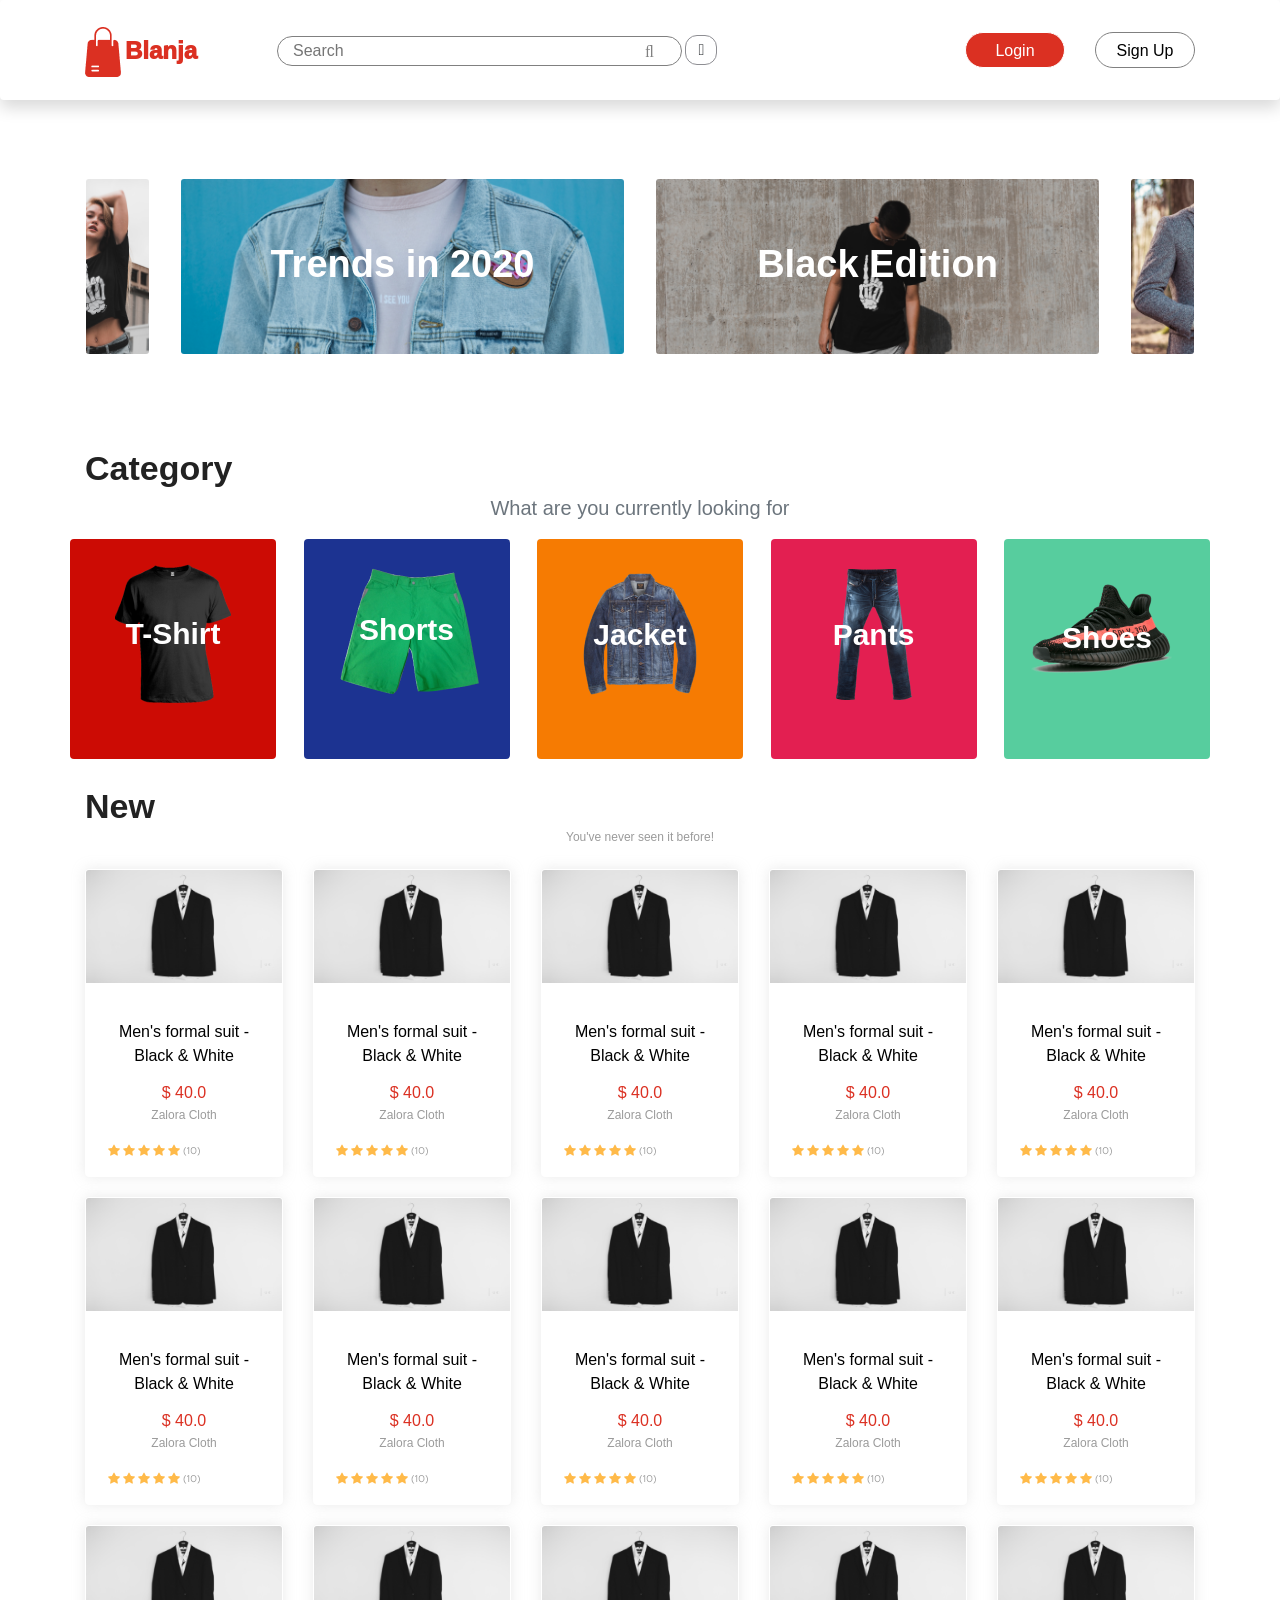
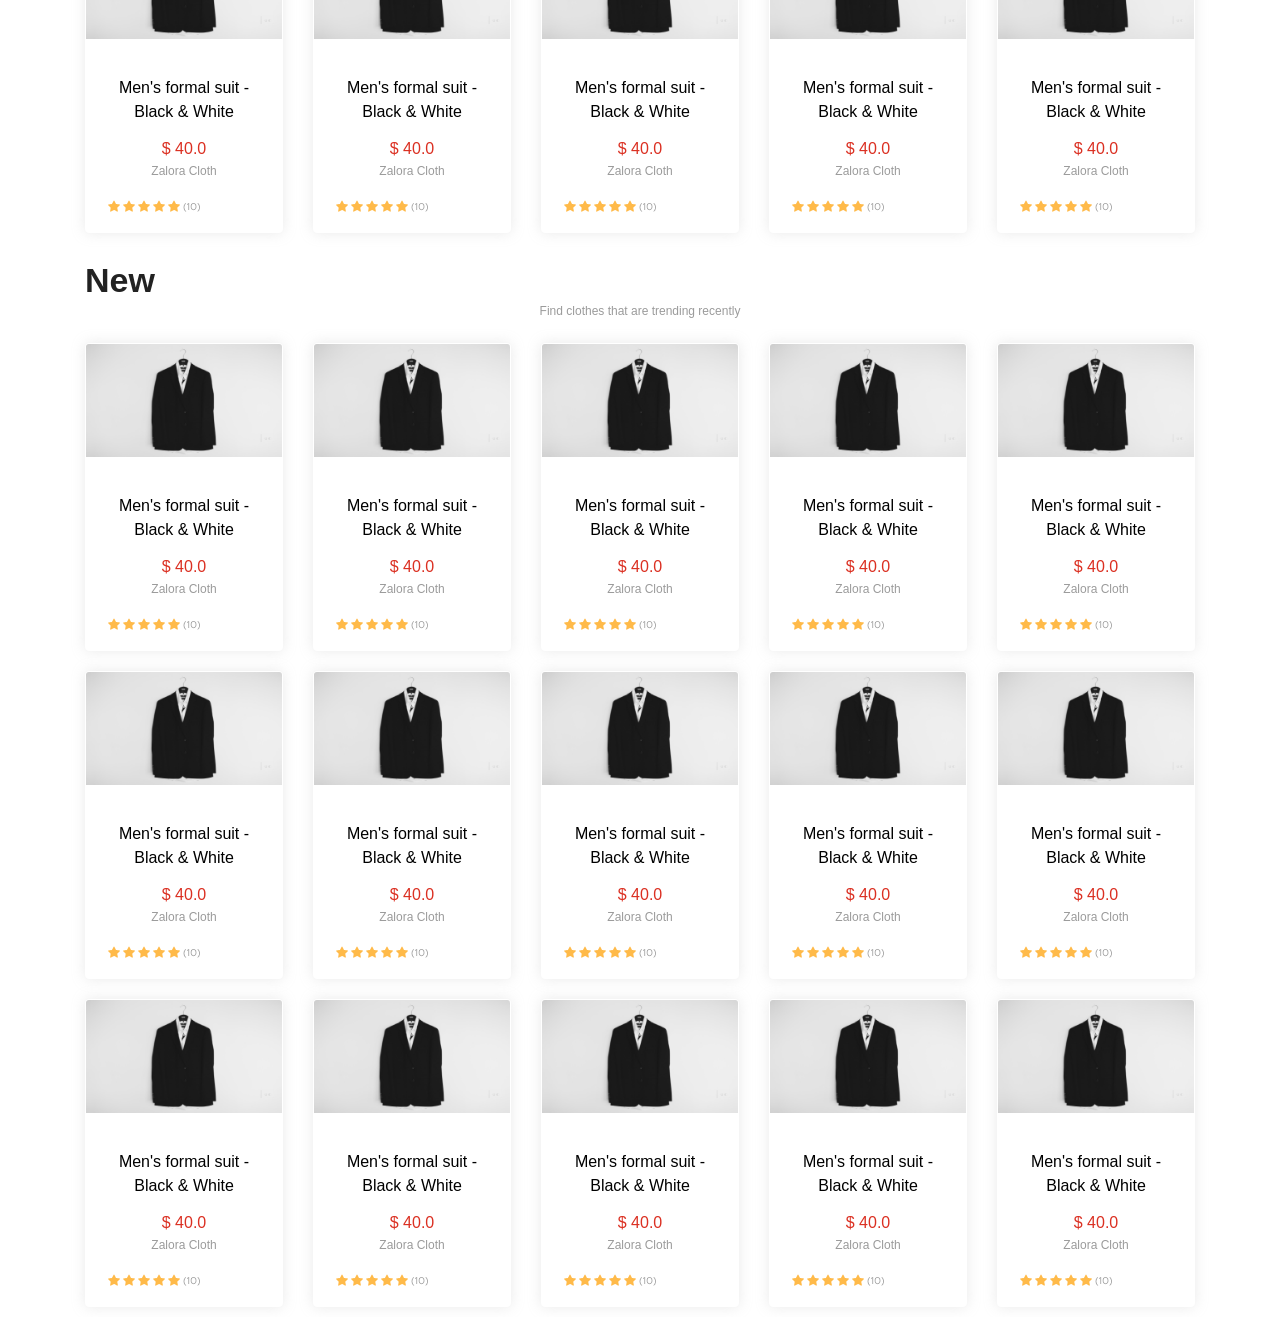
<file: index.html>
<!doctype html>
<html lang="en">
  <head>
    <!-- Required meta tags -->
    <meta charset="utf-8">
    <meta name="viewport" content="width=device-width, initial-scale=1, shrink-to-fit=no">

    <!-- Bootstrap CSS -->
    <link rel="stylesheet" href="https://cdn.jsdelivr.net/npm/bootstrap@4.5.3/dist/css/bootstrap.min.css" integrity="sha384-TX8t27EcRE3e/ihU7zmQxVncDAy5uIKz4rEkgIXeMed4M0jlfIDPvg6uqKI2xXr2" crossorigin="anonymous">
    <!-- CSS Style -->
    <link rel="stylesheet" href="assets/style.css">
    <!-- Icon -->
    <link rel="stylesheet" href="https://pro.fontawesome.com/releases/v5.10.0/css/all.css" integrity="sha384-AYmEC3Yw5cVb3ZcuHtOA93w35dYTsvhLPVnYs9eStHfGJvOvKxVfELGroGkvsg+p" crossorigin="anonymous" />
    <title>Home page</title>
  </head>
  <body>
    <!---------------------------------- Navbar ---------------------------->
    <div class="shadow p-3 mb-5 bg-white rounded">
        <nav class="navbar navbar-expand-lg navbar-light bg-white">
            <div class="container">
                <div class="logo-brand">
                    <img src="assets/img/Vector.png" alt="logo-shop">
                    <h1>Blanja</h1>
                </div>
            <button class="navbar-toggler" type="button" data-toggle="collapse" data-target="#navbarSupportedContent" aria-controls="navbarSupportedContent" aria-expanded="false" aria-label="Toggle navigation">
                <span class="navbar-toggler-icon"></span>
            </button>
            <div class="collapse navbar-collapse" id="navbarSupportedContent">
                <div class="form-input">
                    <input type="text" name="" id="search" placeholder="Search">
                    <button class="btn my-2 my-sm-2 far fa-search icon" type="submit"></button>
                </div>
                <button class="btn my-2 my-sm-0 fal fa-filter filter" type="submit"></button>
                <div class="navbar-nav ml-auto"></div>
                    <div class="shopping">
                        <button class="btn my-2 my-sm-2 my-md-2 far fa-shopping-cart" id="shopping" type="submit"></button>
                    </div>
                    <div class="login">
                        <button type="submit" class="btn-login btn my-2 my-sm-2"><a href="login.html" style="text-decoration: none; color: white;">Login</a></button>
                    </div>
                    <div class="signup">
                        <button type="submit" class="btn-signup btn my-2 my-sm-2"><a href="signup.html" style="text-decoration: none; color: black;">Sign Up</a></button>
                    </div>
                </div>
            </div>
        </nav>
    </div>
    
    <div class="container">
      <div class="row">
        <div class="col-lg-1 d-lg-block d-none image-1">
          <img src="assets/img/img-4.png" alt="" class="img-fluid rounded" style="height: 177px;">
        </div>
        <div class="col-lg-5 col-md-6 col-sm-auto image-2">
          <img src="assets/img/img-1.png" alt="" class="img-fluid rounded">
          <h3>Trends in 2020</h3>
        </div>
        <div class="col-lg-5 col-md-6 col-sm-auto image-3">  
          <img src="assets/img/img-5.png" alt="" class="img-fluid rounded">
          <h3>Black Edition</h3>
        </div>
        <div class="col-lg-1 d-lg-block d-none image-4">
          <img src="assets/img/img-3.png" alt="" class="img-fluid rounded" style="height: 177px;">
        </div>
      </div>
    </div>
    <!------------------------ Category Title ---------------------->
    <div class="container">
        <div class="title-category">
                <h3>Category</h3>
                <p class="lead text-muted">What are you currently looking for</p>
            <div class="row row-cols-5 d-flex justify-content-between">
                <div class="col col-md-auto col-12 rounded box brand-category">
                    <img src="assets/img/hiclipart-15.png" alt="" class="fluid mx-auto d-block">
                    <h3>T-Shirt</h3>
                </div>
                <div class="col col-md-auto col-12 rounded box brand-category-1">
                    <img src="assets/img/hiclipart-21.png" alt="" class="fluid mx-auto d-block">
                    <h3>Shorts</h3>
                </div>
                <div class="col col-md-auto col-12 rounded box brand-category-2">
                    <img src="assets/img/hiclipart-22.png" alt="" class="fluid mx-auto d-block">
                    <h3>Jacket</h3>
                </div>
                <div class="col col-md-auto col-12 rounded box brand-category-3">
                    <img src="assets/img/hiclipart-26.png" alt="" class="fluid mx-auto d-block">
                    <h3>Pants</h3>
                </div>
                <div class="col col-md-auto col-12 rounded box brand-category-4">
                    <img src="assets/img/hiclipart-34.png" alt="" class="fluid mx-auto d-block">
                    <h3>Shoes</h3>
                </div>
            </div>
        </div>
    </div>
        <!------------------------- Product New ------------------------------>
    <div class="container">
        <div class="new-product">
            <h3 class="title-new-product">New</h3>
            <p class="text-new-product">You've never seen it before!</>
        <div class="row">
            <!-- Baris Pertama 1 - 5 -->
            <div class="col col-md-auto col-12">
                <div class="card rounded">
                    <img src="assets/img/img-2.png" class="card-img-top" alt="Product">
                    <div class="card-body">
                    <h5 class="card-product">Men's formal suit - Black & White</h5>
                    <h5 class="card-price">$ 40.0</h5>
                    <p class="card-brand">Zalora Cloth</p>
                    <img src="assets/img/Rating 5 stars.png" alt="" class="rating-img">
                    </div>
                </div>
            </div>
            <div class="col col-md-auto col-12">
                <div class="card rounded">
                    <img src="assets/img/img-2.png" class="card-img-top" alt="Product">
                    <div class="card-body">
                    <h5 class="card-product">Men's formal suit - Black & White</h5>
                    <h5 class="card-price">$ 40.0</h5>
                    <p class="card-brand">Zalora Cloth</p>
                    <img src="assets/img/Rating 5 stars.png" alt="" class="rating-img">
                    </div>
                </div>
            </div>
            <div class="col col-md-auto col-12">
                <div class="card rounded">
                    <img src="assets/img/img-2.png" class="card-img-top" alt="Product">
                    <div class="card-body">
                    <h5 class="card-product">Men's formal suit - Black & White</h5>
                    <h5 class="card-price">$ 40.0</h5>
                    <p class="card-brand">Zalora Cloth</p>
                    <img src="assets/img/Rating 5 stars.png" alt="" class="rating-img">
                    </div>
                </div>
            </div>
            <div class="col col-md-auto col-12">
                <div class="card rounded">
                    <img src="assets/img/img-2.png" class="card-img-top" alt="Product">
                    <div class="card-body">
                    <h5 class="card-product">Men's formal suit - Black & White</h5>
                    <h5 class="card-price">$ 40.0</h5>
                    <p class="card-brand">Zalora Cloth</p>
                    <img src="assets/img/Rating 5 stars.png" alt="" class="rating-img">
                    </div>
                </div>
            </div>
            <div class="col col-md-auto col-12">
                <div class="card rounded">
                    <img src="assets/img/img-2.png" class="card-img-top" alt="Product">
                    <div class="card-body">
                    <h5 class="card-product">Men's formal suit - Black & White</h5>
                    <h5 class="card-price">$ 40.0</h5>
                    <p class="card-brand">Zalora Cloth</p>
                    <img src="assets/img/Rating 5 stars.png" alt="" class="rating-img">
                    </div>
                </div>
            </div>
                            <!------ Baris Pertama 5 - 10 -->
            <div class="col col-md-auto col-12">
                <div class="card rounded">
                    <img src="assets/img/img-2.png" class="card-img-top" alt="Product">
                    <div class="card-body">
                    <h5 class="card-product">Men's formal suit - Black & White</h5>
                    <h5 class="card-price">$ 40.0</h5>
                    <p class="card-brand">Zalora Cloth</p>
                    <img src="assets/img/Rating 5 stars.png" alt="" class="rating-img">
                    </div>
                </div>
            </div>
            <div class="col col-md-auto col-12">
                <div class="card rounded">
                    <img src="assets/img/img-2.png" class="card-img-top" alt="Product">
                    <div class="card-body">
                    <h5 class="card-product">Men's formal suit - Black & White</h5>
                    <h5 class="card-price">$ 40.0</h5>
                    <p class="card-brand">Zalora Cloth</p>
                    <img src="assets/img/Rating 5 stars.png" alt="" class="rating-img">
                    </div>
                </div>
            </div>
            <div class="col col-md-auto col-12">
                <div class="card rounded">
                    <img src="assets/img/img-2.png" class="card-img-top" alt="Product">
                    <div class="card-body">
                    <h5 class="card-product">Men's formal suit - Black & White</h5>
                    <h5 class="card-price">$ 40.0</h5>
                    <p class="card-brand">Zalora Cloth</p>
                    <img src="assets/img/Rating 5 stars.png" alt="" class="rating-img">
                    </div>
                </div>
            </div>
            <div class="col col-md-auto col-12">
                <div class="card rounded">
                    <img src="assets/img/img-2.png" class="card-img-top" alt="Product">
                    <div class="card-body">
                    <h5 class="card-product">Men's formal suit - Black & White</h5>
                    <h5 class="card-price">$ 40.0</h5>
                    <p class="card-brand">Zalora Cloth</p>
                    <img src="assets/img/Rating 5 stars.png" alt="" class="rating-img">
                    </div>
                </div>
            </div>
            <div class="col col-md-auto col-12">
                <div class="card rounded">
                    <img src="assets/img/img-2.png" class="card-img-top" alt="Product">
                    <div class="card-body">
                    <h5 class="card-product">Men's formal suit - Black & White</h5>
                    <h5 class="card-price">$ 40.0</h5>
                    <p class="card-brand">Zalora Cloth</p>
                    <img src="assets/img/Rating 5 stars.png" alt="" class="rating-img">
                    </div>
                </div>
            </div>
                <!------------------------ Baris Pertama 10 - 15 ------------------------>
            <div class="col col-md-auto col-12">
                <div class="card rounded">
                    <img src="assets/img/img-2.png" class="card-img-top" alt="Product">
                    <div class="card-body">
                    <h5 class="card-product">Men's formal suit - Black & White</h5>
                    <h5 class="card-price">$ 40.0</h5>
                    <p class="card-brand">Zalora Cloth</p>
                    <img src="assets/img/Rating 5 stars.png" alt="" class="rating-img">
                    </div>
                </div>
            </div>
            <div class="col col-md-auto col-12">
                <div class="card rounded">
                    <img src="assets/img/img-2.png" class="card-img-top" alt="Product">
                    <div class="card-body">
                    <h5 class="card-product">Men's formal suit - Black & White</h5>
                    <h5 class="card-price">$ 40.0</h5>
                    <p class="card-brand">Zalora Cloth</p>
                    <img src="assets/img/Rating 5 stars.png" alt="" class="rating-img">
                    </div>
                </div>
            </div>
            <div class="col col-md-auto col-12">
                <div class="card rounded">
                    <img src="assets/img/img-2.png" class="card-img-top" alt="Product">
                    <div class="card-body">
                    <h5 class="card-product">Men's formal suit - Black & White</h5>
                    <h5 class="card-price">$ 40.0</h5>
                    <p class="card-brand">Zalora Cloth</p>
                    <img src="assets/img/Rating 5 stars.png" alt="" class="rating-img">
                    </div>
                </div>
            </div>
            <div class="col col-md-auto col-12">
                <div class="card rounded">
                    <img src="assets/img/img-2.png" class="card-img-top" alt="Product">
                    <div class="card-body">
                    <h5 class="card-product">Men's formal suit - Black & White</h5>
                    <h5 class="card-price">$ 40.0</h5>
                    <p class="card-brand">Zalora Cloth</p>
                    <img src="assets/img/Rating 5 stars.png" alt="" class="rating-img">
                    </div>
                </div>
            </div>
            <div class="col col-md-auto col-12">
                <div class="card rounded">
                    <img src="assets/img/img-2.png" class="card-img-top" alt="Product">
                    <div class="card-body">
                    <h5 class="card-product">Men's formal suit - Black & White</h5>
                    <h5 class="card-price">$ 40.0</h5>
                    <p class="card-brand">Zalora Cloth</p>
                    <img src="assets/img/Rating 5 stars.png" alt="" class="rating-img">
                    </div>
                </div>
            </div>
            </div>
        </div>
    </div>
        <!-------------------------- Popular Product  ------------------------->
        <div class="container">
            <div class="popular-product">
                <h3 class="title-popular-product">New</h3>
                <p class="text-popular-product">Find clothes that are trending recently</>
            <div class="row">
                <!-- Baris Pertama 1 - 5 -->
                <div class="col col-md-auto col-12">
                    <div class="card rounded">
                        <img src="assets/img/img-2.png" class="card-img-top" alt="Product">
                        <div class="card-body">
                        <h5 class="card-product">Men's formal suit - Black & White</h5>
                        <h5 class="card-price">$ 40.0</h5>
                        <p class="card-brand">Zalora Cloth</p>
                        <img src="assets/img/Rating 5 stars.png" alt="" class="rating-img">
                        </div>
                    </div>
                </div>
                <div class="col col-md-auto col-12">
                    <div class="card rounded">
                        <img src="assets/img/img-2.png" class="card-img-top" alt="Product">
                        <div class="card-body">
                        <h5 class="card-product">Men's formal suit - Black & White</h5>
                        <h5 class="card-price">$ 40.0</h5>
                        <p class="card-brand">Zalora Cloth</p>
                        <img src="assets/img/Rating 5 stars.png" alt="" class="rating-img">
                        </div>
                    </div>
                </div>
                <div class="col col-md-auto col-12">
                    <div class="card rounded">
                        <img src="assets/img/img-2.png" class="card-img-top" alt="Product">
                        <div class="card-body">
                        <h5 class="card-product">Men's formal suit - Black & White</h5>
                        <h5 class="card-price">$ 40.0</h5>
                        <p class="card-brand">Zalora Cloth</p>
                        <img src="assets/img/Rating 5 stars.png" alt="" class="rating-img">
                        </div>
                    </div>
                </div>
                <div class="col col-md-auto col-12">
                    <div class="card rounded">
                        <img src="assets/img/img-2.png" class="card-img-top" alt="Product">
                        <div class="card-body">
                        <h5 class="card-product">Men's formal suit - Black & White</h5>
                        <h5 class="card-price">$ 40.0</h5>
                        <p class="card-brand">Zalora Cloth</p>
                        <img src="assets/img/Rating 5 stars.png" alt="" class="rating-img">
                        </div>
                    </div>
                </div>
                <div class="col col-md-auto col-12">
                    <div class="card rounded">
                        <img src="assets/img/img-2.png" class="card-img-top" alt="Product">
                        <div class="card-body">
                        <h5 class="card-product">Men's formal suit - Black & White</h5>
                        <h5 class="card-price">$ 40.0</h5>
                        <p class="card-brand">Zalora Cloth</p>
                        <img src="assets/img/Rating 5 stars.png" alt="" class="rating-img">
                        </div>
                    </div>
                </div>
                                <!------ Baris Pertama 5 - 10 -->
                <div class="col col-md-auto col-12">
                    <div class="card rounded">
                        <img src="assets/img/img-2.png" class="card-img-top" alt="Product">
                        <div class="card-body">
                        <h5 class="card-product">Men's formal suit - Black & White</h5>
                        <h5 class="card-price">$ 40.0</h5>
                        <p class="card-brand">Zalora Cloth</p>
                        <img src="assets/img/Rating 5 stars.png" alt="" class="rating-img">
                        </div>
                    </div>
                </div>
                <div class="col col-md-auto col-12">
                    <div class="card rounded">
                        <img src="assets/img/img-2.png" class="card-img-top" alt="Product">
                        <div class="card-body">
                        <h5 class="card-product">Men's formal suit - Black & White</h5>
                        <h5 class="card-price">$ 40.0</h5>
                        <p class="card-brand">Zalora Cloth</p>
                        <img src="assets/img/Rating 5 stars.png" alt="" class="rating-img">
                        </div>
                    </div>
                </div>
                <div class="col col-md-auto col-12">
                    <div class="card rounded">
                        <img src="assets/img/img-2.png" class="card-img-top" alt="Product">
                        <div class="card-body">
                        <h5 class="card-product">Men's formal suit - Black & White</h5>
                        <h5 class="card-price">$ 40.0</h5>
                        <p class="card-brand">Zalora Cloth</p>
                        <img src="assets/img/Rating 5 stars.png" alt="" class="rating-img">
                        </div>
                    </div>
                </div>
                <div class="col col-md-auto col-12">
                    <div class="card rounded">
                        <img src="assets/img/img-2.png" class="card-img-top" alt="Product">
                        <div class="card-body">
                        <h5 class="card-product">Men's formal suit - Black & White</h5>
                        <h5 class="card-price">$ 40.0</h5>
                        <p class="card-brand">Zalora Cloth</p>
                        <img src="assets/img/Rating 5 stars.png" alt="" class="rating-img">
                        </div>
                    </div>
                </div>
                <div class="col col-md-auto col-12">
                    <div class="card rounded">
                        <img src="assets/img/img-2.png" class="card-img-top" alt="Product">
                        <div class="card-body">
                        <h5 class="card-product">Men's formal suit - Black & White</h5>
                        <h5 class="card-price">$ 40.0</h5>
                        <p class="card-brand">Zalora Cloth</p>
                        <img src="assets/img/Rating 5 stars.png" alt="" class="rating-img">
                        </div>
                    </div>
                </div>
                    <!------------------------ Baris Pertama 10 - 15 ------------------------>
                <div class="col col-md-auto col-12">
                    <div class="card rounded">
                        <img src="assets/img/img-2.png" class="card-img-top" alt="Product">
                        <div class="card-body">
                        <h5 class="card-product">Men's formal suit - Black & White</h5>
                        <h5 class="card-price">$ 40.0</h5>
                        <p class="card-brand">Zalora Cloth</p>
                        <img src="assets/img/Rating 5 stars.png" alt="" class="rating-img">
                        </div>
                    </div>
                </div>
                <div class="col col-md-auto col-12">
                    <div class="card rounded">
                        <img src="assets/img/img-2.png" class="card-img-top" alt="Product">
                        <div class="card-body">
                        <h5 class="card-product">Men's formal suit - Black & White</h5>
                        <h5 class="card-price">$ 40.0</h5>
                        <p class="card-brand">Zalora Cloth</p>
                        <img src="assets/img/Rating 5 stars.png" alt="" class="rating-img">
                        </div>
                    </div>
                </div>
                <div class="col col-md-auto col-12">
                    <div class="card rounded">
                        <img src="assets/img/img-2.png" class="card-img-top" alt="Product">
                        <div class="card-body">
                        <h5 class="card-product">Men's formal suit - Black & White</h5>
                        <h5 class="card-price">$ 40.0</h5>
                        <p class="card-brand">Zalora Cloth</p>
                        <img src="assets/img/Rating 5 stars.png" alt="" class="rating-img">
                        </div>
                    </div>
                </div>
                <div class="col col-md-auto col-12">
                    <div class="card rounded">
                        <img src="assets/img/img-2.png" class="card-img-top" alt="Product">
                        <div class="card-body">
                        <h5 class="card-product">Men's formal suit - Black & White</h5>
                        <h5 class="card-price">$ 40.0</h5>
                        <p class="card-brand">Zalora Cloth</p>
                        <img src="assets/img/Rating 5 stars.png" alt="" class="rating-img">
                        </div>
                    </div>
                </div>
                <div class="col col-md-auto col-12">
                    <div class="card rounded">
                        <img src="assets/img/img-2.png" class="card-img-top" alt="Product">
                        <div class="card-body">
                        <h5 class="card-product">Men's formal suit - Black & White</h5>
                        <h5 class="card-price">$ 40.0</h5>
                        <p class="card-brand">Zalora Cloth</p>
                        <img src="assets/img/Rating 5 stars.png" alt="" class="rating-img">
                        </div>
                    </div>
                </div>
                </div>
            </div>
        </div>

    <!-- Optional JavaScript; choose one of the two! -->

    <!-- Option 1: jQuery and Bootstrap Bundle (includes Popper) -->
    <script src="https://code.jquery.com/jquery-3.5.1.slim.min.js" integrity="sha384-DfXdz2htPH0lsSSs5nCTpuj/zy4C+OGpamoFVy38MVBnE+IbbVYUew+OrCXaRkfj" crossorigin="anonymous"></script>
    <script src="https://cdn.jsdelivr.net/npm/bootstrap@4.5.3/dist/js/bootstrap.bundle.min.js" integrity="sha384-ho+j7jyWK8fNQe+A12Hb8AhRq26LrZ/JpcUGGOn+Y7RsweNrtN/tE3MoK7ZeZDyx" crossorigin="anonymous"></script>

    <!-- Option 2: jQuery, Popper.js, and Bootstrap JS
    <script src="https://code.jquery.com/jquery-3.5.1.slim.min.js" integrity="sha384-DfXdz2htPH0lsSSs5nCTpuj/zy4C+OGpamoFVy38MVBnE+IbbVYUew+OrCXaRkfj" crossorigin="anonymous"></script>
    <script src="https://cdn.jsdelivr.net/npm/popper.js@1.16.1/dist/umd/popper.min.js" integrity="sha384-9/reFTGAW83EW2RDu2S0VKaIzap3H66lZH81PoYlFhbGU+6BZp6G7niu735Sk7lN" crossorigin="anonymous"></script>
    <script src="https://cdn.jsdelivr.net/npm/bootstrap@4.5.3/dist/js/bootstrap.min.js" integrity="sha384-w1Q4orYjBQndcko6MimVbzY0tgp4pWB4lZ7lr30WKz0vr/aWKhXdBNmNb5D92v7s" crossorigin="anonymous"></script>
    -->
  </body>
</html>
</file>
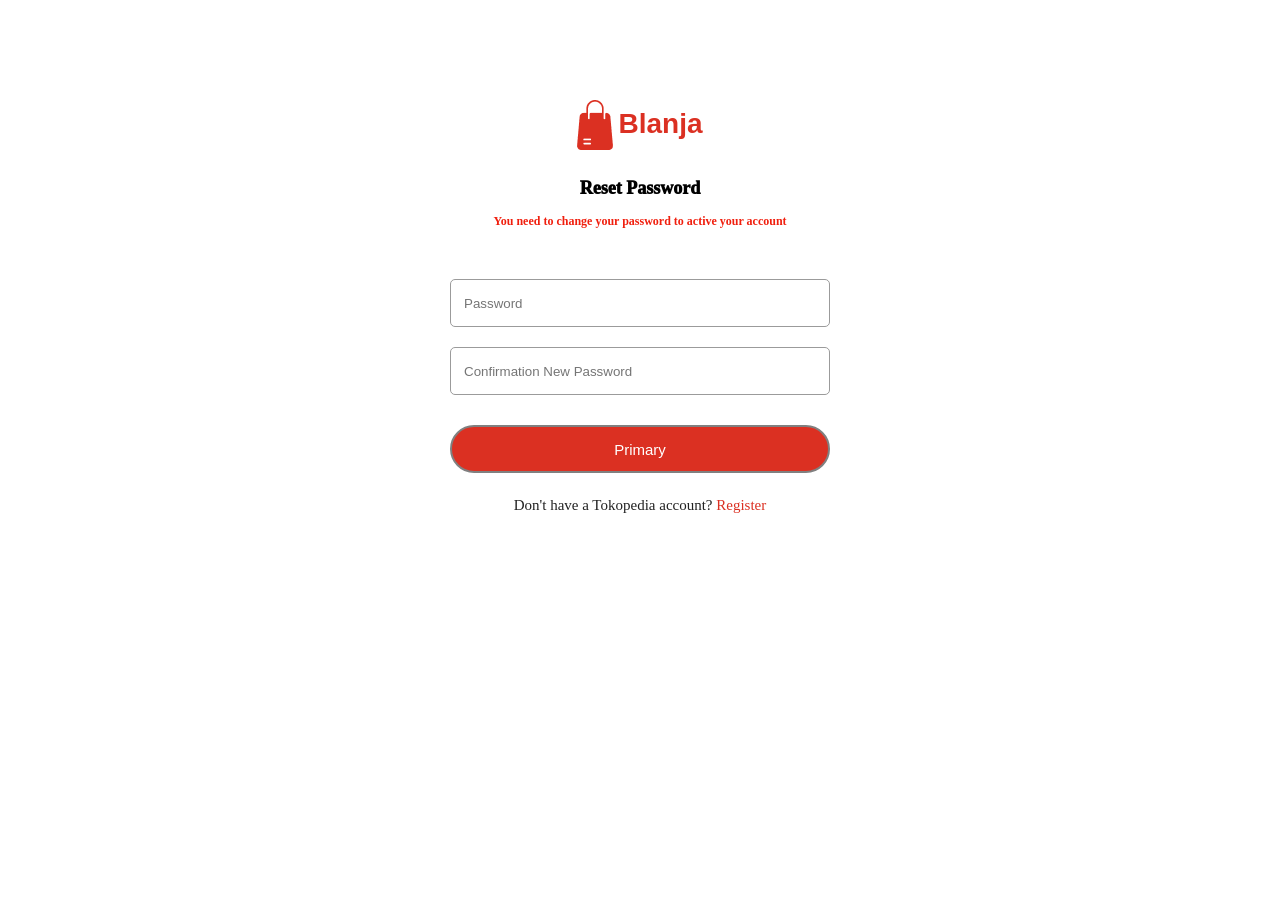
<file: konfirmasi-password.html>
<!DOCTYPE html>
<html lang="en">
<head>
    <meta charset="UTF-8">
    <meta name="viewport" content="width=device-width, initial-scale=1.0">
    <title>Konfirmasi Reset Password</title>
    <link rel="stylesheet" href="assets/style.css">
</head>
<body>
    <section>
        <div id="logo">
            <div class="logo-shop">
                <img src="assets/img/Vector.png" alt="logo-shop">
            </div>
            <div class="logo-text">
                <p>Blanja</p>
            </div>
        </div>
        <h4>Reset Password</h4>
        <h5>You need to change your password to active your account</h5>
        <form action="">
            <input type="password" name="password" id="password" placeholder="Password">
            <br>
            <input type="password" name="password" id="password-confirmation" placeholder="Confirmation New Password">
        </form>
        <!-- <div class="forgot-password">
            <a href="#">Forgot password?</a>
        </div> -->
        <div class="button-primary">
            <button type="button" class="btn-primary"><a href="login.html">Primary</a></button>
        </div>
        <p class="text-register">Don't have a Tokopedia account? <a href="signup.html">Register</a></p>
    </section>
    
</body>
</html>
</file>
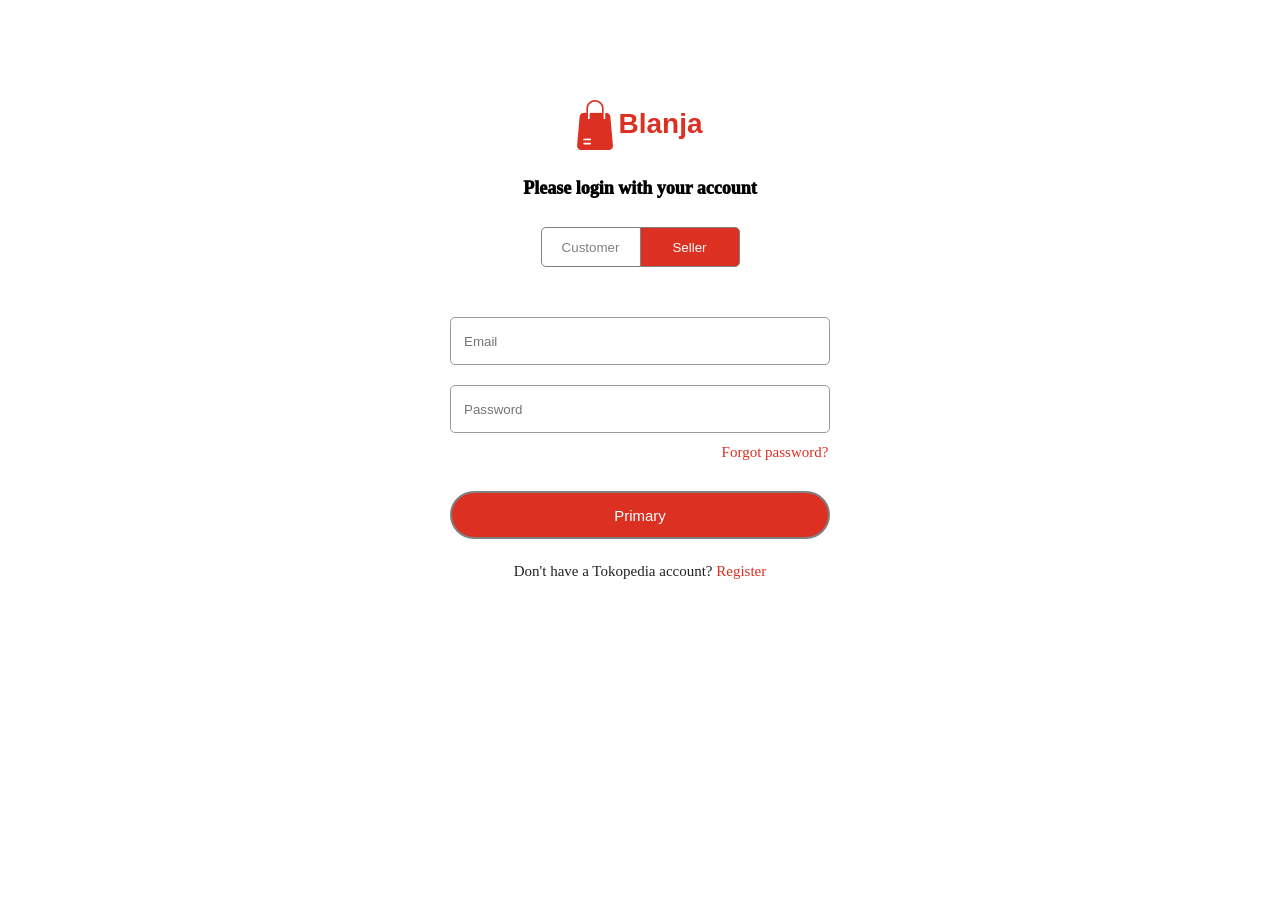
<file: login.html>
<!DOCTYPE html>
<html lang="en">
<head>
    <meta charset="UTF-8">
    <meta name="viewport" content="width=device-width, initial-scale=1.0">
    <title>Login</title>
    <link rel="stylesheet" href="assets/style.css">
</head>
<body>
    <section>
        <div id="logo">
            <div class="logo-shop">
                <img src="assets/img/Vector.png" alt="logo-shop">
            </div>
            <div class="logo-text">
                <p>Blanja</p>
            </div>
        </div>
        <h4>Please login with your account</h4>
        <div class="button">
            <div class="customer-seller">
                <button class="customer">
                Customer
                </button>
                <button class="seller">
                Seller
                </button>
            </div>
        </div>
        <form action="">
            <input type="email" name="email" id="email" placeholder="Email">
            <br>
            <input type="password" name="password" id="password" placeholder="Password">
        </form>
        <div class="forgot-password">
            <a href="reset-password.html">Forgot password?</a>
        </div>
        <div class="button-primary">
            <button type="button" class="btn-primary"><a href="home-page.html">Primary</a></button>
        </div>
        <p class="text-register">Don't have a Tokopedia account? <a href="signup.html">Register</a></p>
    </section>
    
</body>
</html>
</file>
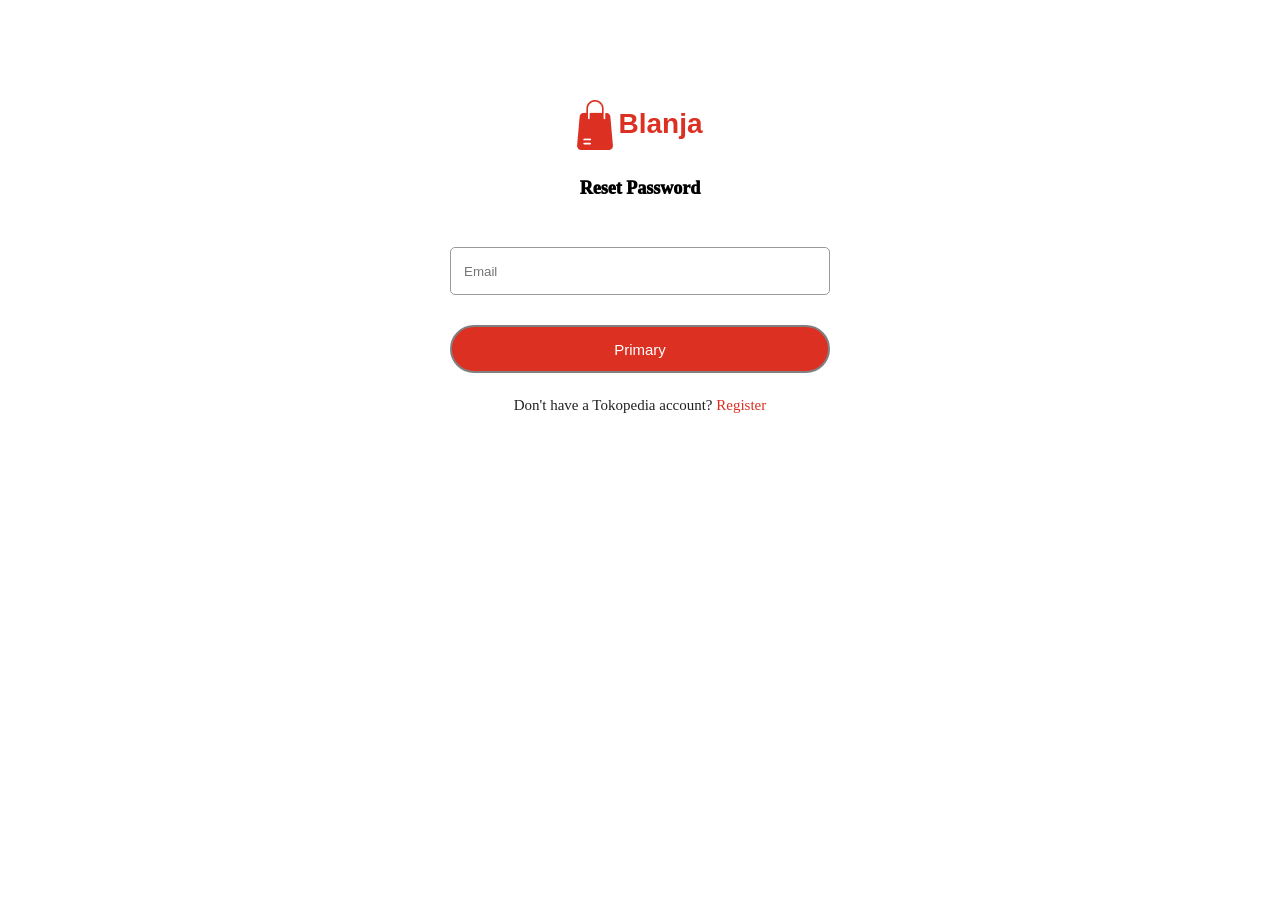
<file: reset-password.html>
<!DOCTYPE html>
<html lang="en">
<head>
    <meta charset="UTF-8">
    <meta name="viewport" content="width=device-width, initial-scale=1.0">
    <title>Reset Password</title>
    <link rel="stylesheet" href="assets/style.css">
</head>
<body>
    <section>
        <div id="logo">
            <div class="logo-shop">
                <img src="assets/img/Vector.png" alt="logo-shop">
            </div>
            <div class="logo-text">
                <p>Blanja</p>
            </div>
        </div>
        <h4>Reset Password</h4>
        <form action="">
            <input type="email" name="email" id="email" placeholder="Email">
        </form>
        <div class="button-primary">
            <button type="button" class="btn-primary"><a href="konfirmasi-password.html">Primary</a></button>
        </div>
        <p class="text-register">Don't have a Tokopedia account? <a href="signup.html">Register</a></p>
    </section>
    
</body>
</html>
</file>
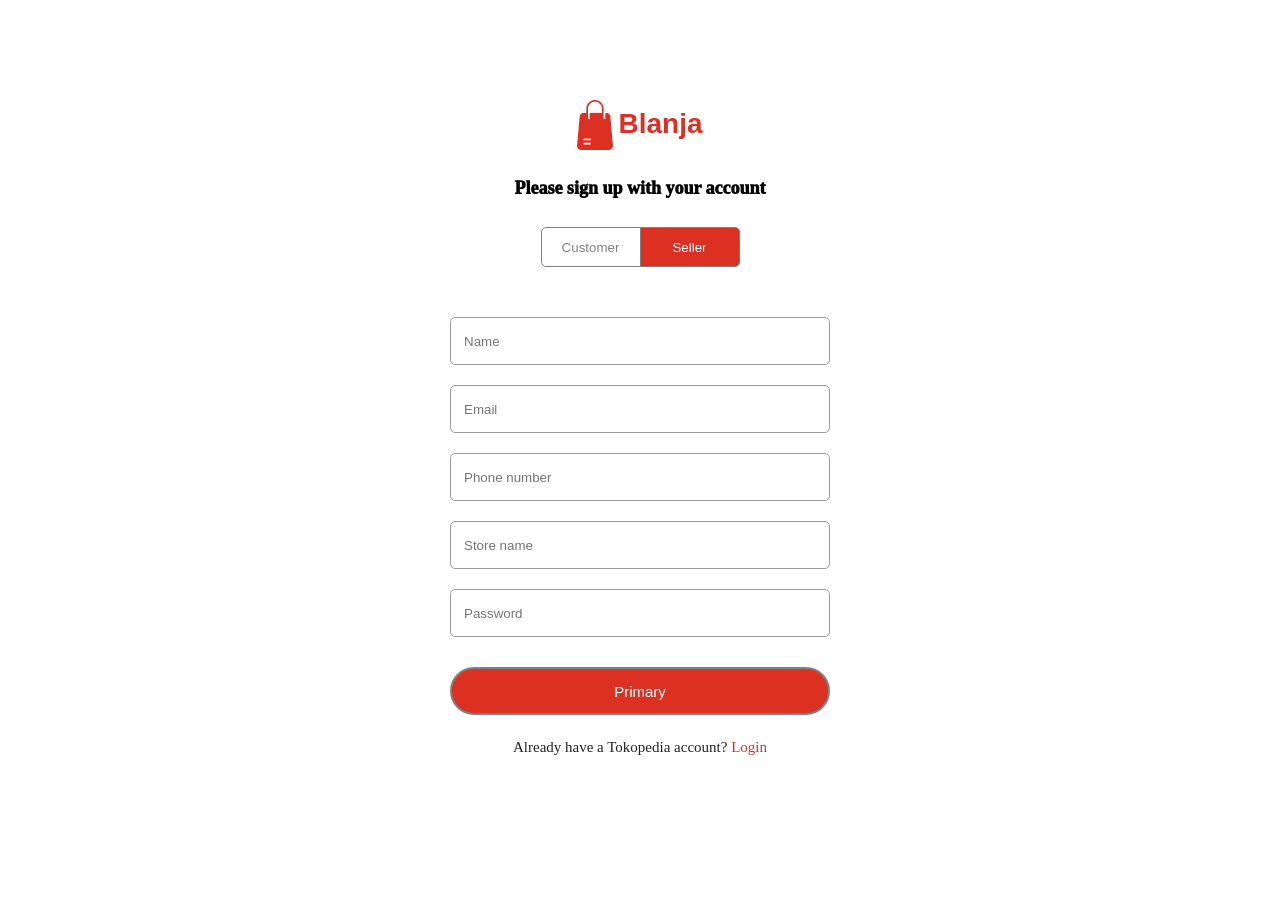
<file: signup.html>
<!DOCTYPE html>
<html lang="en">
<head>
    <meta charset="UTF-8">
    <meta name="viewport" content="width=device-width, initial-scale=1.0">
    <title>Sign Up</title>
    <link rel="stylesheet" href="assets/style.css">
</head>
<body>
    <section>
        <div id="logo">
            <div class="logo-shop">
                <img src="assets/img/Vector.png" alt="logo-shop">
            </div>
            <div class="logo-text">
                <p>Blanja</p>
            </div>
        </div>
        <h4>Please sign up with your account</h4>
        <div class="button">
            <div class="customer-seller">
                <button class="customer">
                Customer
                </button>
                <button class="seller">
                Seller
                </button>
            </div>
        </div>
        <form action="">
            <input type="text"  name="name" id="name" placeholder="Name">
            <br>
            <input type="email" name="email" id="email" placeholder="Email">
            <br>
            <input type="text" name="phone-number" id="phone-number" placeholder="Phone number">
            <br>
            <input type="text" name="store-name" id="store-name" placeholder="Store name">
            <br>
            <input type="password" name="password" id="password" placeholder="Password">
        </form>
        <div class="button-primary">
            <button type="button" class="btn-primary"><a href="login.html">Primary</a></button>
        </div>
        <p class="text-register">Already have a Tokopedia account? <a href="login.html">Login</a></p>
    </section>
    
</body>
</html>
</file>
<file: assets/style.css>
* {
    margin: 0;
    padding: 0;
    box-sizing: border-box;
}

#logo {
    display: flex;
    justify-content: center;
    margin-top: 100px;
}
p {
    text-align: center;
}
.button {
    display: flex;
    justify-content: center;
    margin-top: 30px;
}

.button-primary {
    display: flex;
    justify-content: center;
    margin-top: 30px;
}

form {
    text-align: center;
    margin-top: 30px;
}

.logo-text {
    color: rgba(219, 48, 34, 1);
    font-size: 28px;
    font-family: 'Segoe UI', Tahoma, Geneva, Verdana, sans-serif;
    font-weight: bold;
    margin-top: 8px;
    margin-left: 5px;
}

.customer-seller .customer {
    border: 1px solid grey; 
    box-sizing: border-box; 
    border-radius: 5px 0px 0px 5px; 
    width: 100px; 
    height: 40px;
    background-color: white;
    color: grey;
}

.customer-seller .seller {
    background-color: rgba(219, 48, 34, 1); 
    border: 1px solid grey; 
    border-radius: 0px 5px 5px 0px; 
    color: white; 
    margin-left: -5px;
    width: 100px; 
    height: 40px;
}

#email {
    border: 1px solid #9b9b9b;
    box-sizing: border-box;
    border-radius: 5px;
    width: 380px;
    height: 48px;
    padding: 13px;
    margin-top: 20px;
}

#password {
    border: 1px solid #9b9b9b;
    box-sizing: border-box;
    border-radius: 5px;
    width: 380px;
    height: 48px;
    margin-top: 20px;
    padding: 13px;
}

#password-confirmation {
    border: 1px solid #9b9b9b;
    box-sizing: border-box;
    border-radius: 5px;
    width: 380px;
    height: 48px;
    margin-top: 20px;
    padding: 13px;
}

#name {
    border: 1px solid #9b9b9b;
    box-sizing: border-box;
    border-radius: 5px;
    width: 380px;
    height: 48px;
    margin-top: 20px;
    padding: 13px;
}

#phone-number {
    border: 1px solid #9b9b9b;
    box-sizing: border-box;
    border-radius: 5px;
    width: 380px;
    height: 48px;
    margin-top: 20px;
    padding: 13px;
}

#store-name {
    border: 1px solid #9b9b9b;
    box-sizing: border-box;
    border-radius: 5px;
    width: 380px;
    height: 48px;
    margin-top: 20px;
    padding: 13px;
}

h4 {
    font-weight: 1000; 
    font-size: 18px; 
    line-height: 18px; 
    text-align: center;
    margin-top: 25px;
}

h5 {
    font-size: 12px;
    text-align: center;
    color: #F01F0E;
    margin-top: 17px;
}

.forgot-password {
    margin-left: 270px;
    margin-top: 10px;
    text-align: center;
}

.forgot-password a {
    text-decoration: none;
    color: #DB3022;
    font-size: 15px;
}

.btn-primary {
    border-radius: 25px;
    background-color: rgba(219, 48, 34, 1);
    width: 380px;
    height: 48px;
    border: 2px solid grey;
    color: white;
    font-size: 15px;
    font-family: 'Segoe UI', Tahoma, Geneva, Verdana, sans-serif;
}

.text-register {
    margin-top: 25px;
    color: #222222;
    font-size: 15px;
    line-height: 14px;
}

.text-register a {
    color: #DB3022;
    text-decoration: none;
}

.button-primary a {
    text-decoration: none;
    color: white;
}

/* CSS Bootstrap Home Page */

.logo-brand h1 {
    margin-top: -40px;
    margin-left: 40px;
    color: rgba(219, 48, 34, 1);
    font-weight: 1000;
    font-family: 'Segoe UI', Tahoma, Geneva, Verdana, sans-serif;
    font-size: 24px;
}

#search {
    border-radius: 23px;
    padding: 7px 15px;
    color: gray;
    width: 405px;
    height: 30px;
    font-family: 'Segoe UI', Tahoma, Geneva, Verdana, sans-serif;
    border: 1px solid gray;
    font-weight: 500px;
    margin: 10px 0px 0px 80px;
}

.icon {
    margin-left: -50px;
    color: gray;
}

.filter {
    background: #FFFFFF;
    border: 1px solid #8E8E93;
    border-radius: 12px;
    margin: 0px 0px 0px 14px;
}

#shopping {
    border: 2px solid white;
    border-radius: 3px;
    color: grey;
    margin-left: 120px;
}

.btn-login {
    background: #DB3022;
    border-radius: 25px;
    border: 1px solid white;
    width: 100px;
    height: 36px;
    margin-left: 30px;
}

.btn-signup {
    background: white;
    border-radius: 25px;
    border: 1px solid grey;
    width: 100px;
    height: 36px;
    margin-left: 30px;
}

.image-1 {
    width: 270px;
    height: 180px;
    top: 30px;
}

.image-1 img {
    border-radius: 12px;
    border: 1px solid white;
}

.image-2 {
    width: 455px;
    height: 303px;
    top: 30px;
}

.image-2 h3 {
    text-align: center;
    color: #FFFFFF;
    font-weight: bold;
    font-style: normal;
    font-family: 'Segoe UI', Tahoma, Geneva, Verdana, sans-serif;
    position: relative;
    bottom: 110px;
    font-size: 38px;
    line-height: 38px;
}

.image-2 img {
    border-radius: 12px;
    border: 1px solid white;
}

.image-3 {
    width: 455px;
    height: 303px;
    top: 30px;
}

.image-3 h3 {
    text-align: center;
    color: #FFFFFF;
    font-weight: bold;
    font-style: normal;
    font-family: 'Segoe UI', Tahoma, Geneva, Verdana, sans-serif;
    position: relative;
    bottom: 110px;
    font-size: 38px;
    line-height: 38px;
}

.image-3 img {
    border-radius: 12px;
    border: 1px solid white;
}

.image-4 {
    width: 270px;
    height: 180px;
    top: 30px;
}

.image-4 img {
    border-radius: 12px;
    border: 1px solid white;
}

.title-category {
    margin-bottom: 20px;

}

.title-category h3 {
    font-family: 'Segoe UI', Tahoma, Geneva, Verdana, sans-serif;
    font-style: normal;
    font-weight: bold;
    font-size: 34px;
    line-height: 34px;
    color: #222222;
}

.title-category h6 {
    font-style: normal;
    font-weight: normal;
    font-size: 12px;
    line-height: 12px;
    color: #9B9B9B;
}

.brand-category {
    width: 206px;
    height: 220px;
    background: #CC0B04;
    border-radius: 8px;
}

.brand-category img {
    margin: 22px 42px;
}

.brand-category h3 {
    text-align: center;
    font-style: normal;
    font-weight: bold;
    font-size: 30px;
    line-height: 30px;
    color: #FFFFFF;
    position: relative;
    bottom: 110px;
}

.brand-category-1 {
    width: 206px;
    height: 220px;
    background: #1C3391;
    border-radius: 8px;
}

.brand-category-1 img {
    margin: 20px;
}

.brand-category-1 h3 {
    text-align: center;
    font-style: normal;
    font-weight: bold;
    font-size: 30px;
    line-height: 30px;
    color: #FFFFFF;
    position: relative;
    bottom: 110px;
}

.brand-category-2 {
    width: 206px;
    height: 220px;
    background: #F67B02;
    border-radius: 8px;
}

.brand-category-2 img {
    margin: 30px 20px 30px 35px;
}

.brand-category-2 h3 {
    text-align: center;
    font-style: normal;
    font-weight: bold;
    font-size: 30px;
    line-height: 30px;
    color: #FFFFFF;
    position: relative;
    bottom: 110px;
}

.brand-category-3 {
    width: 206px;
    height: 220px;
    background: #E31F51;
    border-radius: 8px;
}

.brand-category-3 img {
    margin: 30px 10px 20px 60px;
}

.brand-category-3 h3 {
    text-align: center;
    font-style: normal;
    font-weight: bold;
    font-size: 30px;
    line-height: 30px;
    color: #FFFFFF;
    position: relative;
    bottom: 100px;
}

.brand-category-4 {
    width: 206px;
    height: 220px;
    background: #57CD9E;
    border-radius: 8px;
}

.brand-category-4 img {
    margin: 40px 20px 10px 20px;
}

.brand-category-4 h3 {
    text-align: center;
    font-style: normal;
    font-weight: bold;
    font-size: 30px;
    line-height: 30px;
    color: #FFFFFF;
    position: relative;
    bottom: 75px;
}

.new-product {
    margin: 30px 0px 20px 0px;
}

.title-new-product  {
    font-family: 'Segoe UI', Tahoma, Geneva, Verdana, sans-serif;
    font-style: normal;
    font-weight: bold;
    font-size: 34px;
    line-height: 34px;
    color: #222222;
}

.text-new-product {
    font-style: normal;
    font-weight: normal;
    font-size: 12px;
    line-height: 12px;
    color: #9B9B9B;
}

.card {
    background: #FFFFFF;
    box-shadow: 0px 0px 14px rgba(173, 173, 173, 0.25);
    border-radius: 8px;
    border: 1px solid #ffffff;
    width: 198px;
    height: 308px;
    margin: 10px 0px;
}

.card-product {
    font-style: normal;
    font-weight: 500;
    font-size: 16px;
    line-height: 24px;
    color: #000000;
    font-family: 'Segoe UI', Tahoma, Geneva, Verdana, sans-serif
}

.card-price {
    font-style: normal;
    font-weight: 500;
    font-size: 16px;
    line-height: 16px;
    color: #DB3022;
    font-family: 'Segoe UI', Tahoma, Geneva, Verdana, sans-serif;
}

.card-brand {
    font-style: normal;
    font-weight: 500;
    font-size: 12px;
    line-height: 12px;
    color: #9B9B9B;
    font-family: 'Segoe UI', Tahoma, Geneva, Verdana, sans-serif;
}

.title-popular-product  {
    font-family: 'Segoe UI', Tahoma, Geneva, Verdana, sans-serif;
    font-style: normal;
    font-weight: bold;
    font-size: 34px;
    line-height: 34px;
    color: #222222;
}

.text-popular-product {
    font-style: normal;
    font-weight: normal;
    font-size: 12px;
    line-height: 12px;
    color: #9B9B9B;
}


/* Media Query Login,Register,reset-password,konfirmasi-password */
@media only screen and (max-width: 768px) {
    * {
        margin: 0;
        padding: 0;
        box-sizing: border-box;
    }
    
    #logo {
        display: flex;
        justify-content: center;
        margin-top: 100px;
    }
    p {
        text-align: center;
    }
    .button {
        display: flex;
        justify-content: center;
        margin-top: 30px;
    }
    
    .button-primary {
        display: flex;
        justify-content: center;
        margin-top: 30px;
    }
    
    form {
        text-align: center;
        margin-top: 30px;
    }
    
    .logo-text {
        color: rgba(219, 48, 34, 1);
        font-size: 28px;
        font-family: 'Segoe UI', Tahoma, Geneva, Verdana, sans-serif;
        font-weight: bold;
        margin-top: 15px;
    }
    
    .customer-seller .customer {
        border: 1px solid grey; 
        box-sizing: border-box; 
        border-radius: 5px 0px 0px 5px; 
        width: 100px; 
        height: 40px;
        background-color: white;
        color: grey;
    }
    
    .customer-seller .seller {
        background-color: rgba(219, 48, 34, 1); 
        border: 1px solid grey; 
        border-radius: 0px 5px 5px 0px; 
        color: white; 
        margin-left: -5px;
        width: 100px; 
        height: 40px;
    }
    
    #email {
        border: 1px solid #9b9b9b;
        box-sizing: border-box;
        border-radius: 5px;
        width: 310px;
        height: 48px;
        padding: 13px;
        margin-top: 20px;
    }
    
    #password {
        border: 1px solid #9b9b9b;
        box-sizing: border-box;
        border-radius: 5px;
        width: 310px;
        height: 48px;
        margin-top: 20px;
        padding: 13px;
    }

    #password-confirmation {
        border: 1px solid #9b9b9b;
        box-sizing: border-box;
        border-radius: 5px;
        width: 310px;
        height: 48px;
        margin-top: 20px;
        padding: 13px;
    }

    #name {
        border: 1px solid #9b9b9b;
        box-sizing: border-box;
        border-radius: 5px;
        width: 310px;
        height: 48px;
        margin-top: 20px;
        padding: 13px;
    }

    #phone-number {
        border: 1px solid #9b9b9b;
        box-sizing: border-box;
        border-radius: 5px;
        width: 310px;
        height: 48px;
        margin-top: 20px;
        padding: 13px;
    }

    #store-name {
        border: 1px solid #9b9b9b;
        box-sizing: border-box;
        border-radius: 5px;
        width: 310px;
        height: 48px;
        margin-top: 20px;
        padding: 13px;
    }
    
    h4 {
        font-weight: 1000; 
        font-size: 18px; 
        line-height: 18px; 
        text-align: center;
        margin-top: 25px;
    }

    h5 {
        font-size: 12px;
        text-align: center;
        color: #F01F0E;
        margin-top: 17px;
    }
    
    .forgot-password {
        margin-left: 210px;
        margin-top: 10px;
        text-align: center;
    }
    
    .forgot-password a {
        text-decoration: none;
        color: #DB3022;
        font-size: 15px;
    }
    
    .btn-primary {
        border-radius: 20px;
        background-color: rgba(219, 48, 34, 1);
        width: 310px;
        height: 48px;
        border: 2px solid grey;
        color: white;
        font-size: 15px;
        font-family: 'Segoe UI', Tahoma, Geneva, Verdana, sans-serif;
    }
    
    .text-register {
        margin-top: 20px;
        color: #222222;
        font-size: 15px;
        line-height: 9px;
    }
    
    .text-register a {
        color: #DB3022;
        text-decoration: none;
    }

}

/* Media Query Home Page */
@media only screen and (max-width : 960px){
    .logo-brand h1 {
        margin-top: -40px;
        margin-left: 40px;
        color: rgba(219, 48, 34, 1);
        font-weight: 1000;
        font-family: 'Segoe UI', Tahoma, Geneva, Verdana, sans-serif;
        font-size: 24px;
    }
    
    #search {
        border-radius: 23px;
        padding: 7px 15px;
        color: gray;
        width: 400px;
        height: 30px;
        font-family: 'Segoe UI', Tahoma, Geneva, Verdana, sans-serif;
        border: 1px solid gray;
        font-weight: 500px;
        margin: 20px 0px 0px 0px;
    }
    
    .icon {
        margin-left: -50px;
        color: gray;
    }
    
    .filter {
        background: #FFFFFF;
        border: 1px solid #8E8E93;
        border-radius: 12px;
        margin: 0px 5px 5px 0px;
    }
    
    #shopping {
        border: 2px solid white;
        border-radius: 3px;
        color: grey;
        margin: 0px 5px 5px 0px;
    }
    
    .btn-login {
        background: #DB3022;
        border-radius: 25px;
        border: 1px solid white;
        width: 400px;
        height: 36px;
        margin-left: 0px;
    }
    
    .btn-signup {
        background: white;
        border-radius: 25px;
        border: 1px solid grey;
        width: 400px;
        height: 36px;
        margin-left: 0px;
    }

    .image-2 h3 {
        text-align: center;
        color: #FFFFFF;
        font-weight: bold;
        font-style: normal;
        font-family: 'Segoe UI', Tahoma, Geneva, Verdana, sans-serif;
        position: relative;
        bottom: 80px;
        font-size: 38px;
        line-height: 38px;
        width: 100%;
    }

    .image-3 h3 {
        text-align: center;
        color: #FFFFFF;
        font-weight: bold;
        font-style: normal;
        font-family: 'Segoe UI', Tahoma, Geneva, Verdana, sans-serif;
        position: relative;
        bottom: 80px;
        font-size: 38px;
        line-height: 38px;
        width: 100%;
    }

    .image-2 img {
        width: max-content;
    }

    .brand-category {
        margin: 5px 0px;
    }

    .brand-category-1 {
        margin: 5px 0px;
    }

    .brand-category-2 {
        margin: 5px 0px;
    }

    .brand-category-3 {
        margin: 5px 0px;
    }

    .brand-category-4 {
        margin: 5px 0px;
    }
}
</file>
